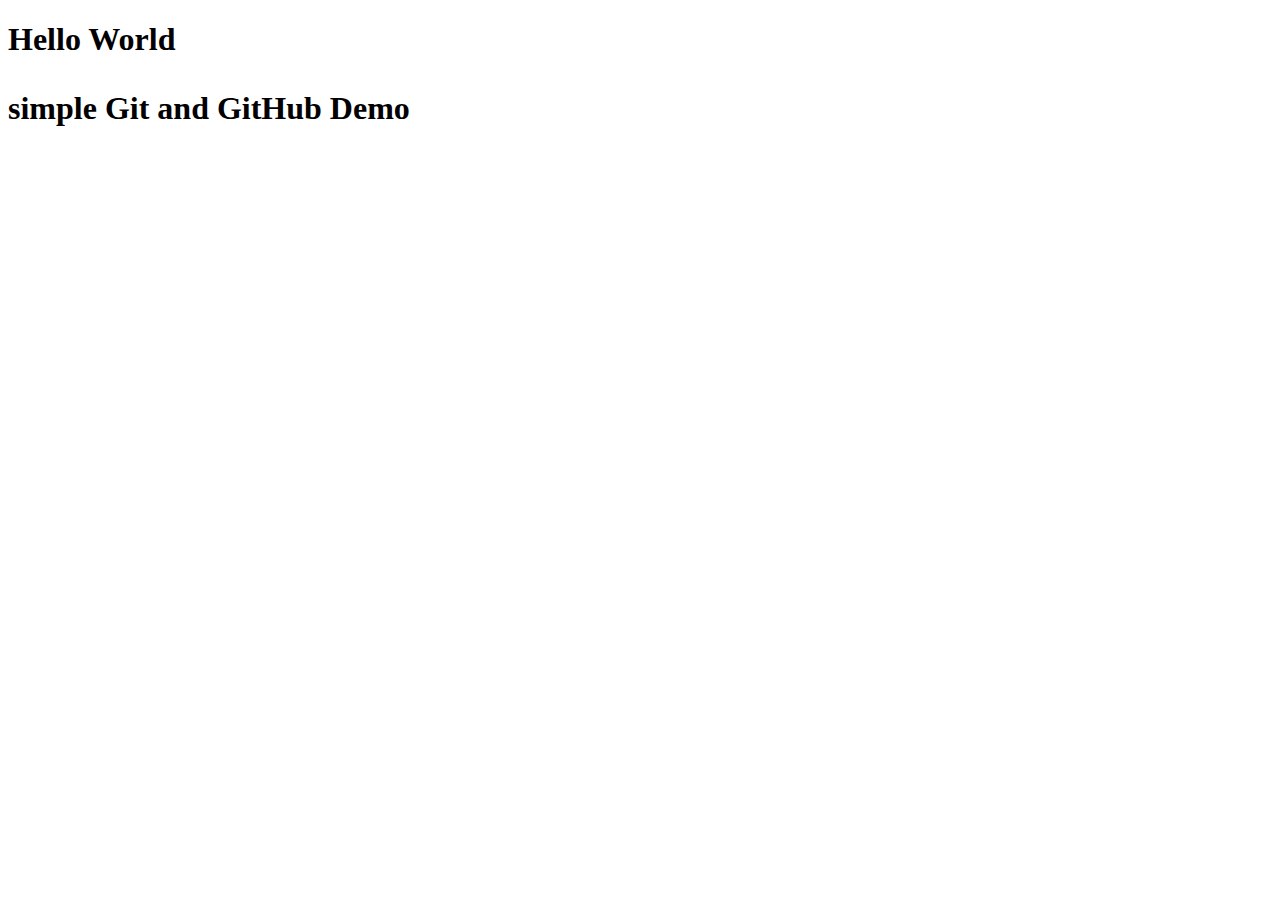
<file: index.html>
<!DOCTYPE html>
<html lang="en">
<head>
    <meta charset="UTF-8">
    <meta name="viewport" content="width=device-width, initial-scale=1.0">
    <title>Document</title>
</head>
<body>
    <h1>Hello World
    <p>simple Git and GitHub  Demo</p>
    </h1> 
</body>
</html>
</file>
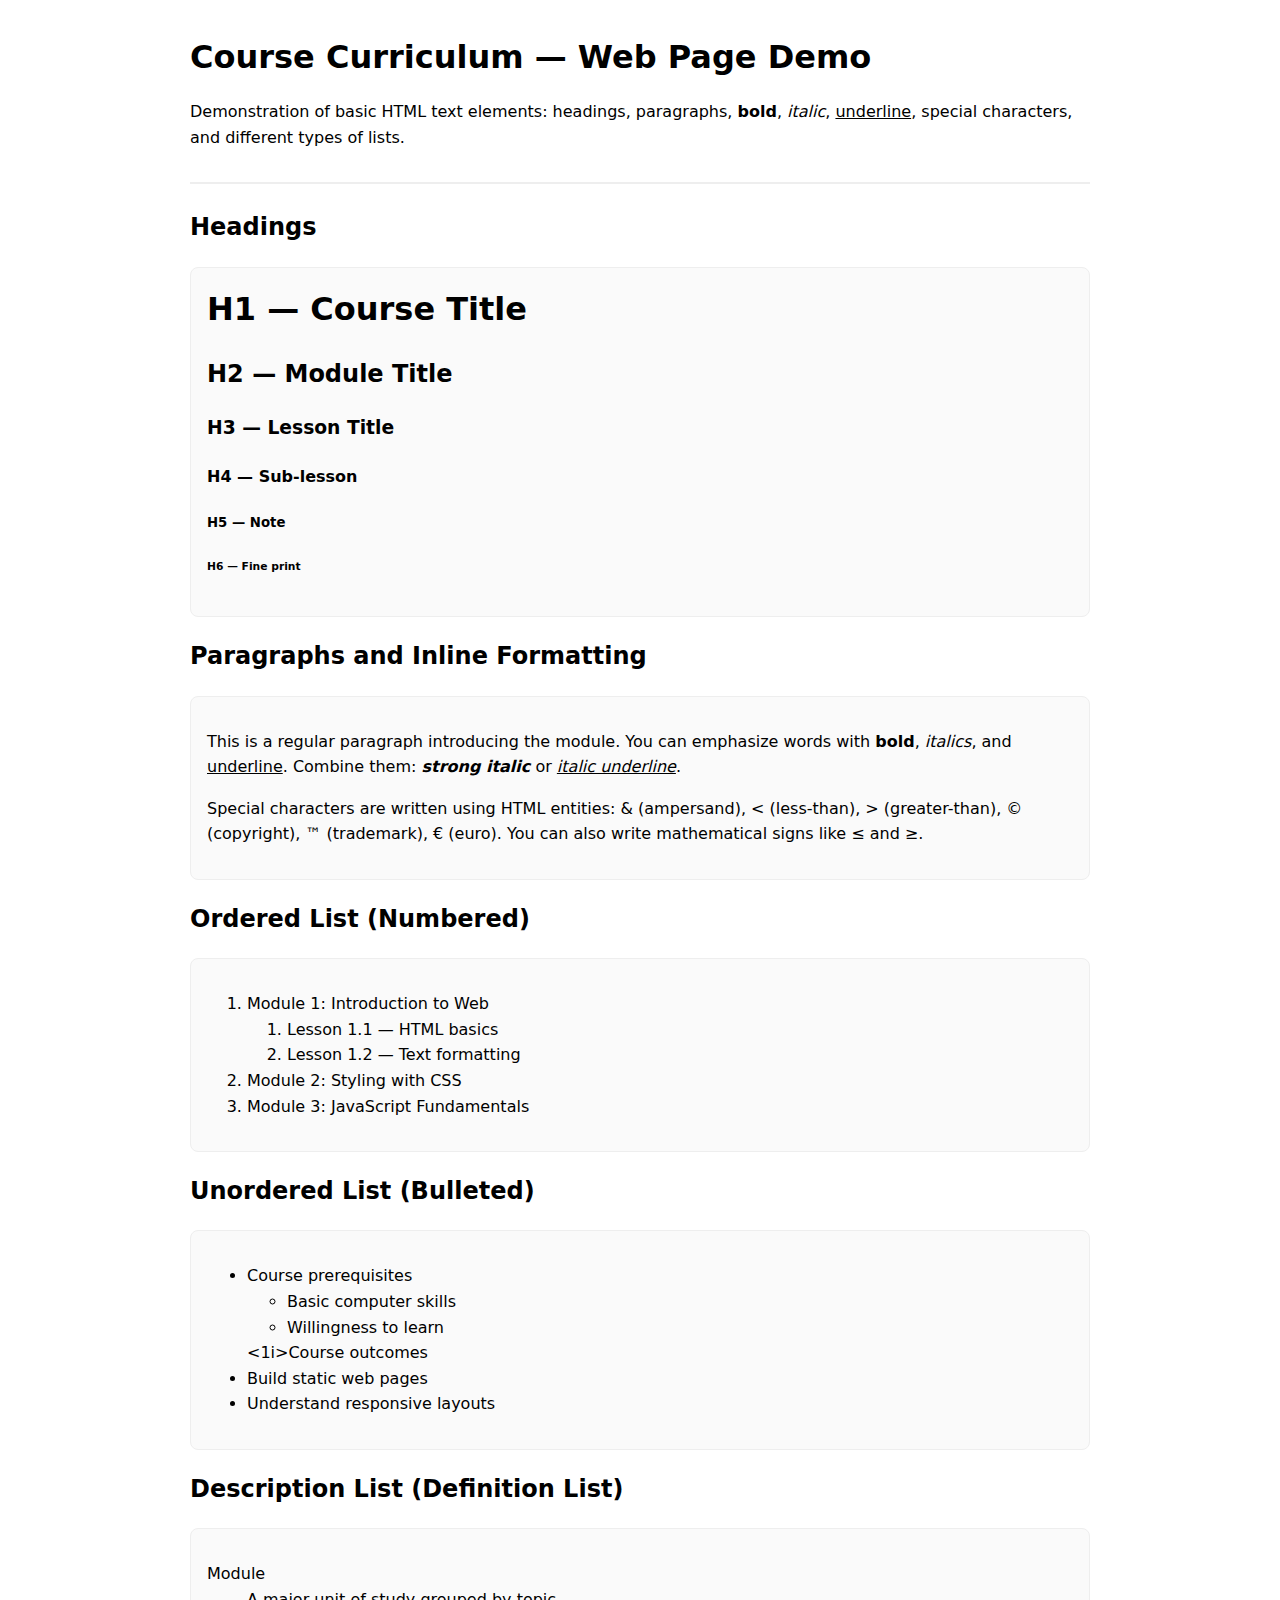
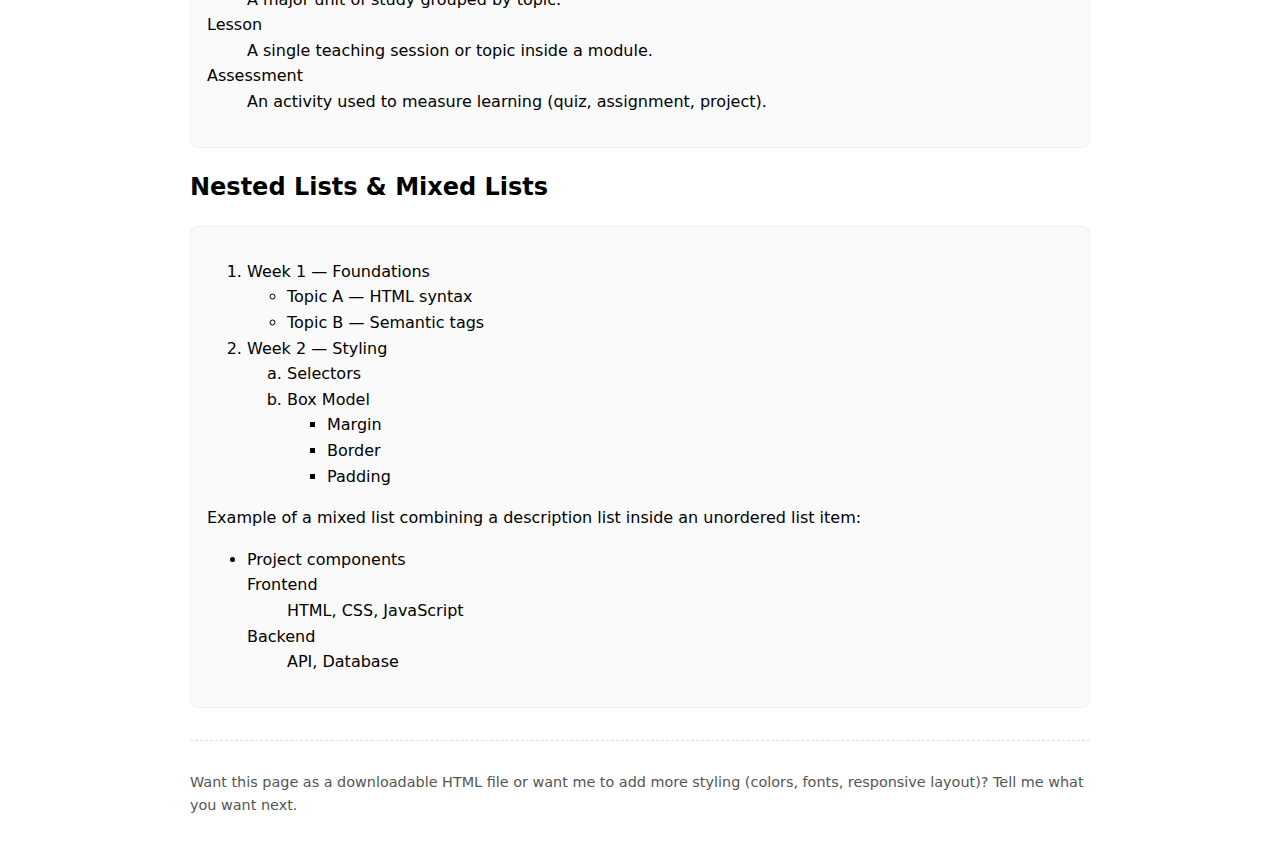
<file: midterm1solution_0633.html>
<!DOCTYPE html>
<html lang="en">
<head>
  <meta charset="utf-8">
  <meta name="viewport" content="width=device-width, initial-scale=1">
  <title>Course Curriculum — HTML Elements Demo</title>
  <style>
    body { font-family: system-ui, -apple-system, sans-serif; line-height: 1.6; padding: 2rem; max-width: 900px; margin: auto; }
    header { border-bottom: 2px solid #eee; padding-bottom: 1rem; margin-bottom: 1.5rem; }
    h1 { margin: 0 0 0.5rem 0; }
    .example { background:#fafafa; border:1px solid #eee; padding:1rem; margin:0.75rem 0; border-radius:8px; }
    code { background:#f4f4f4; padding:0.1rem 0.3rem; border-radius:4px; }
    footer { margin-top:2rem; border-top:1px dashed #ddd; padding-top:1rem; font-size:0.9rem; color:#555 }
  </style>
 </head>
<body>
    <header>
        <h1>Course Curriculum — Web Page Demo</h1>
    <p>Demonstration of basic HTML text elements: headings, paragraphs, <strong>bold</strong>, <em>italic</em>, <u>underline</u>, special characters, and different types of lists.</p>
  </header>

  <section>
    <h2>Headings</h2>
    <div class="example">
      <h1>H1 — Course Title</h1>
      <h2>H2 — Module Title</h2>
      <h3>H3 — Lesson Title</h3>
      <h4>H4 — Sub-lesson</h4>
      <h5>H5 — Note</h5>
      <h6>H6 — Fine print</h6>
    </div>
   </section>

</section>
  <h2>Paragraphs and Inline Formatting</h2>
  <div class="example">
      <p>This is a regular paragraph introducing the module. You can emphasize words with <strong>bold</strong>, <em>italics</em>, and <u>underline</u>. Combine them: <strong><em>strong italic</em></strong> or <em><u>italic underline</u></em>.</p>

      <p>Special characters are written using HTML entities: &amp; (ampersand), &lt; (less-than), &gt; (greater-than), © (copyright), ™ (trademark), € (euro). You can also write mathematical signs like ≤ and ≥.</p>
    </div>
  </section>

  <section>
    <h2>Ordered List (Numbered)</h2>
    <div class="example">
      <ol>
        <li>Module 1: Introduction to Web
          <ol>
            <li>Lesson 1.1 — HTML basics</li>
            <li>Lesson 1.2 — Text formatting</li>
          </ol>
        </li>
        <li>Module 2: Styling with CSS</li>
        <li>Module 3: JavaScript Fundamentals</li>
      </ol>
    </div>
  </section>

  <section>
    <h2>Unordered List (Bulleted)</h2>
    <div class="example">
      <ul>
        <li>Course prerequisites
          <ul>
            <li>Basic computer skills</li>
            <li>Willingness to learn</li>
          </ul>
        </li>
        <1i>Course outcomes
            <u1>
                <li>Build static web pages</li>
            <li>Understand responsive layouts</li>
          </ul>
        </li>
      </ul>
    </div>
  </section>

  <section>
    <h2>Description List (Definition List)</h2>
    <div class="example">
      <dl>
        <dt>Module</dt>
        <dd>A major unit of study grouped by topic.</dd>

        <dt>Lesson</dt>
        <dd>A single teaching session or topic inside a module.</dd>

        <dt>Assessment</dt>
        <dd>An activity used to measure learning (quiz, assignment, project).</dd>
      </dl>
    </div>
  </section>

  <section>
    <h2>Nested Lists & Mixed Lists</h2>
    <div class="example">
      <ol>
        <li>Week 1 — Foundations
          <ul>
            <li>Topic A — HTML syntax</li>
            <li>Topic B — Semantic tags</li>
          </ul>
        </li>
        <li>Week 2 — Styling
          <ol type="a">
            <li>Selectors</li>
            <li>Box Model
              <ul>
                <li>Margin</li>
                <li>Border</li>
                <li>Padding</li>
              </ul>
            </li>
          </ol>
        </li>
      </ol>

      <p>Example of a mixed list combining a description list inside an unordered list item:</p>
      <ul>
        <li>Project components
          <dl>
            <dt>Frontend</dt>
            <dd>HTML, CSS, JavaScript</dd>
            <dt>Backend</dt>
            <dd>API, Database</dd>
          </dl>
        </li>
      </ul>
    </div>
  </section>

  <footer>
    <p>Want this page as a downloadable HTML file or want me to add more styling (colors, fonts, responsive layout)? Tell me what you want next.</p>
  </footer>
</body>
</html>
</file>
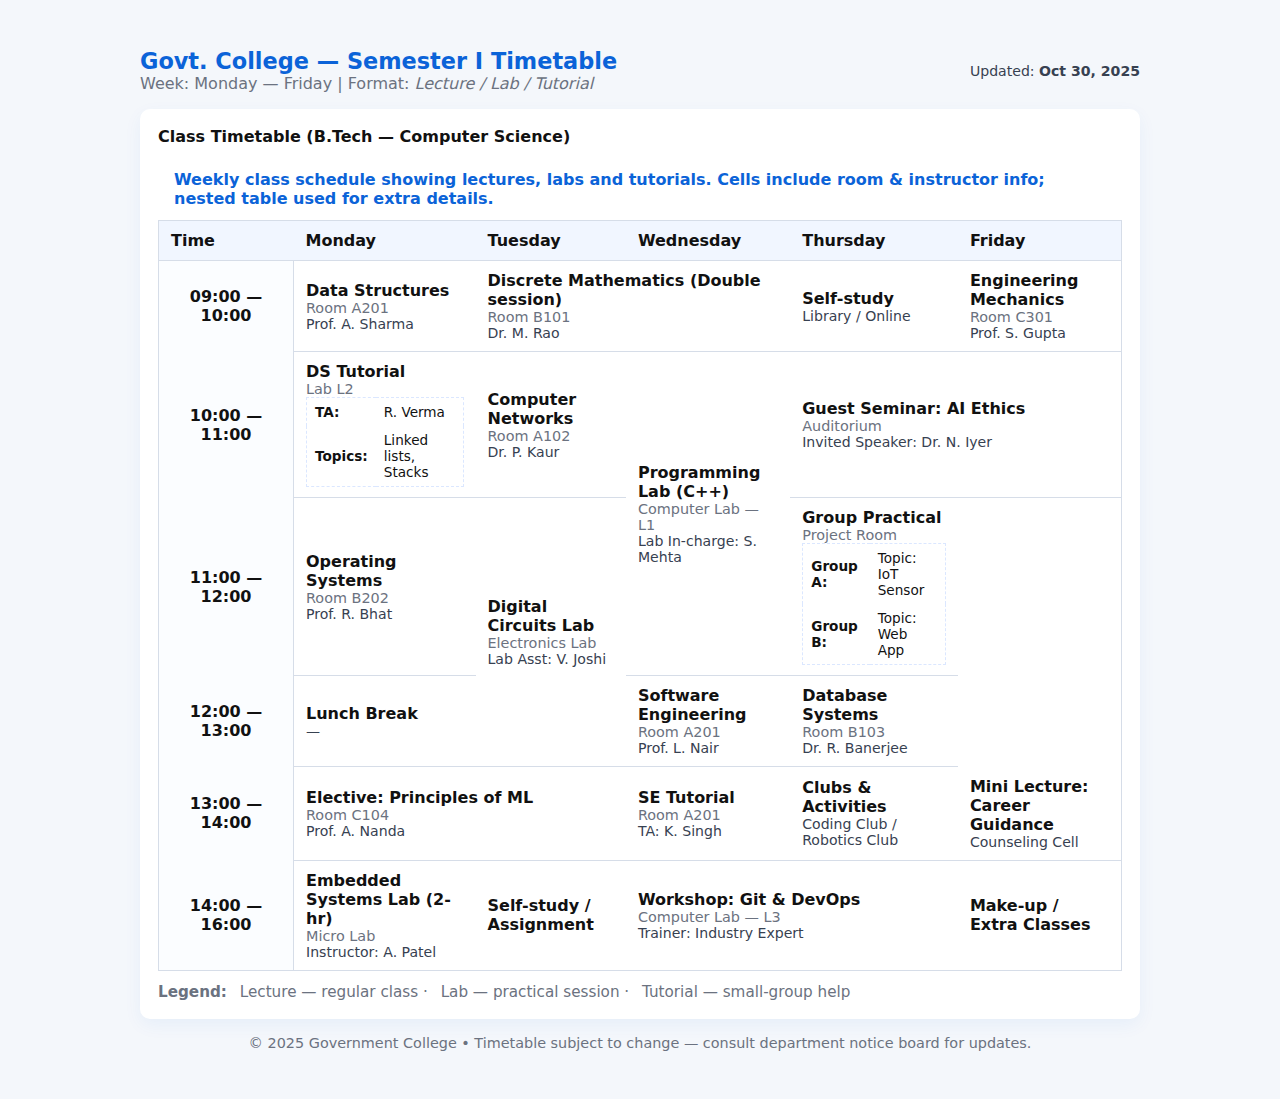
<file: midtermsoluttion_1200.html>
<!DOCTYPE html>
<html lang="en">
<head>
  <meta charset="utf-8" />
  <meta name="viewport" content="width=device-width,initial-scale=1" />
  <title>College Timetable — Semester I</title>
  <style>
    :root{
      --bg:#f4f7fb; --card:#ffffff; --accent:#0b63d8; --muted:#6b7280;
      --table-border: #d6dde8;
    }
    body{
      margin:0; font-family:system-ui,-apple-system,Segoe UI,Roboto,"Helvetica Neue",Arial;
      background:var(--bg); color:#111;
    }
    .wrap{max-width:1000px; margin:28px auto; padding:20px;}
    header{display:flex;align-items:center;justify-content:space-between;gap:1rem}
    h1{margin:0; font-size:1.4rem; color:var(--accent)}
    p.lead{margin:0;color:var(--muted)}
    .card{background:var(--card); padding:18px; border-radius:10px; box-shadow:0 6px 18px rgba(11,99,216,0.06); margin-top:16px}
    table{width:100%; border-collapse:collapse; border:1px solid var(--table-border);}
    caption{caption-side:top; text-align:left; padding:12px 16px; font-weight:600; color:var(--accent)}
    thead th{background:#f1f6ff; padding:10px 12px; text-align:left; font-weight:700; border-bottom:1px solid var(--table-border)}
    tbody th{padding:10px 12px; background:#fbfdff; border-right:1px solid var(--table-border)}
    td{padding:10px 12px; border-bottom:1px solid var(--table-border); vertical-align:middle}
    .time-col{width:110px}
    .subject{font-weight:600}
    .room{font-size:0.9rem; color:var(--muted)}
    .small{font-size:0.88rem; color:#374151}
    /* nested table style */
    .nested{width:100%; border:1px dashed #dbe7ff; border-radius:6px}
    .nested td, .nested th{padding:6px 8px; border:none; font-size:0.85rem}
    /* responsive */
    @media (max-width:780px){
      .wrap{padding:12px}
      table, thead, tbody, th, td, tr{display:block}
      thead{display:none}
      tr{margin-bottom:10px; border:1px solid var(--table-border); border-radius:8px; overflow:hidden}
      td{display:flex; justify-content:space-between; align-items:center}
      td::before{content:attr(data-label); flex:0 0 45%; padding-right:8px; color:var(--muted); font-weight:600}
      .time-col{width:auto}
    }
  </style>
</head>
<body>
  <div class="wrap">
    <header>
      <div>
        <h1>Govt. College — Semester I Timetable</h1>
        <p class="lead">Week: Monday — Friday | Format: <em>Lecture / Lab / Tutorial</em></p>
      </div>
      <div class="small">Updated: <strong>Oct 30, 2025</strong></div>
    </header>

    <div class="card" aria-labelledby="timetable-heading">
      <h2 id="timetable-heading" style="font-size:1rem;margin:0 0 12px 0">Class Timetable (B.Tech — Computer Science)</h2>

      <!-- Main timetable: days horizontally, time slots vertically -->
      <table role="table" aria-describedby="timetable-caption">
        <caption id="timetable-caption">Weekly class schedule showing lectures, labs and tutorials. Cells include room & instructor info; nested table used for extra details.</caption>
        <thead>
          <tr>
            <th class="time-col">Time</th>
            <th>Monday</th>
            <th>Tuesday</th>
            <th>Wednesday</th>
            <th>Thursday</th>
            <th>Friday</th>
          </tr>
        </thead>

        <tbody>
          <!-- 09:00 - 10:00 -->
          <tr>
            <th scope="row" class="time-col">09:00 — 10:00</th>

            <!-- Monday: Lecture -->
            <td data-label="Monday">
              <div class="subject">Data Structures</div>
              <div class="room">Room A201</div>
              <div class="small">Prof. A. Sharma</div>
            </td>

            <!-- Tuesday: Combined lecture (colspan across Tue+Wed) -->
            <td data-label="Tuesday" colspan="2">
              <div class="subject">Discrete Mathematics (Double session)</div>
              <div class="room">Room B101</div>
              <div class="small">Dr. M. Rao</div>
            </td>

            <!-- Thursday: Empty / Self-study -->
            <td data-label="Thursday">
              <div class="subject">Self-study</div>
              <div class="small">Library / Online</div>
            </td>

            <!-- Friday: Lecture -->
            <td data-label="Friday">
              <div class="subject">Engineering Mechanics</div>
              <div class="room">Room C301</div>
              <div class="small">Prof. S. Gupta</div>
            </td>
          </tr>

          <!-- 10:00 - 11:00 -->
          <tr>
            <th scope="row" class="time-col">10:00 — 11:00</th>

            <!-- Monday: Tutorial nested table (shows TA contact & topics) -->
            <td data-label="Monday">
              <div class="subject">DS Tutorial</div>
              <div class="room">Lab L2</div>
              <!-- nested table with details -->
              <table class="nested" aria-label="DS tutorial details">
                <tbody>
                  <tr><td><strong>TA:</strong></td><td>R. Verma</td></tr>
                  <tr><td><strong>Topics:</strong></td><td>Linked lists, Stacks</td></tr>
                </tbody>
              </table>
            </td>

            <!-- Tuesday: Lecture -->
            <td data-label="Tuesday">
              <div class="subject">Computer Networks</div>
              <div class="room">Room A102</div>
              <div class="small">Dr. P. Kaur</div>
            </td>

            <!-- Wednesday: Lecture (this cell is part of prior colspan, so skipped) -->
            <!-- Thursday: Lab spans 2 hours (rowspan) -->
            <td data-label="Thursday" rowspan="2">
              <div class="subject">Programming Lab (C++)</div>
              <div class="room">Computer Lab — L1</div>
              <div class="small">Lab In-charge: S. Mehta</div>
            </td>

            <!-- Friday: Seminar (colspan across 11-12 and 12-01) -->
            <td data-label="Friday" colspan="2">
              <div class="subject">Guest Seminar: AI Ethics</div>
              <div class="room">Auditorium</div>
              <div class="small">Invited Speaker: Dr. N. Iyer</div>
            </td>
          </tr>

          <!-- 11:00 - 12:00 -->
          <tr>
            <th scope="row" class="time-col">11:00 — 12:00</th>

            <!-- Monday: Lecture -->
            <td data-label="Monday">
              <div class="subject">Operating Systems</div>
              <div class="room">Room B202</div>
              <div class="small">Prof. R. Bhat</div>
            </td>

            <!-- Tuesday: Lab (rowspan for 2 hours: 11-1) -->
            <td data-label="Tuesday" rowspan="2">
              <div class="subject">Digital Circuits Lab</div>
              <div class="room">Electronics Lab</div>
              <div class="small">Lab Asst: V. Joshi</div>
            </td>

            <!-- Wednesday: Practical slot (nested table with group info) -->
            <td data-label="Wednesday">
              <div class="subject">Group Practical</div>
              <div class="room">Project Room</div>
              <table class="nested" aria-label="Group practical details">
                <tbody>
                  <tr><td><strong>Group A:</strong></td><td>Topic: IoT Sensor</td></tr>
                  <tr><td><strong>Group B:</strong></td><td>Topic: Web App</td></tr>
                </tbody>
              </table>
            </td>

            <!-- Thursday: (occupied by Programming Lab rowspan) skipped -->
            <!-- Friday: (occupied by Seminar colspan earlier) skipped -->
          </tr>

          <!-- 12:00 - 13:00 -->
          <tr>
            <th scope="row" class="time-col">12:00 — 13:00</th>

            <!-- Monday: Break / Lunch -->
            <td data-label="Monday">
              <div class="subject">Lunch Break</div>
              <div class="small">—</div>
            </td>

            <!-- Tuesday: (occupied by Digital Circuits Lab rowspan) skipped -->
            <!-- Wednesday: Lecture -->
            <td data-label="Wednesday">
              <div class="subject">Software Engineering</div>
              <div class="room">Room A201</div>
              <div class="small">Prof. L. Nair</div>
            </td>

            <!-- Thursday: Lecture -->
            <td data-label="Thursday">
              <div class="subject">Database Systems</div>
              <div class="room">Room B103</div>
              <div class="small">Dr. R. Banerjee</div>
            </td>

            <!-- Friday: (seminar still continuing hence this cell is skipped) -->
          </tr>

          <!-- 13:00 - 14:00 -->
          <tr>
            <th scope="row" class="time-col">13:00 — 14:00</th>

            <!-- Monday: Elective (colspan across Mon+Tue) -->
            <td data-label="Monday" colspan="2">
              <div class="subject">Elective: Principles of ML</div>
              <div class="room">Room C104</div>
              <div class="small">Prof. A. Nanda</div>
            </td>

            <!-- Wednesday: Tutorial -->
            <td data-label="Wednesday">
              <div class="subject">SE Tutorial</div>
              <div class="room">Room A201</div>
              <div class="small">TA: K. Singh</div>
            </td>

            <!-- Thursday: Free / Clubs -->
            <td data-label="Thursday">
              <div class="subject">Clubs & Activities</div>
              <div class="small">Coding Club / Robotics Club</div>
            </td>

            <!-- Friday: Short Lecture -->
            <td data-label="Friday">
              <div class="subject">Mini Lecture: Career Guidance</div>
              <div class="small">Counseling Cell</div>
            </td>
          </tr>

          <!-- 14:00 - 16:00 Double block example -->
          <tr>
            <th scope="row" class="time-col">14:00 — 16:00</th>

            <!-- Monday: Lab double (rowspan across two hours but here single row representing two-hour slot) -->
            <td data-label="Monday">
              <div class="subject">Embedded Systems Lab (2-hr)</div>
              <div class="room">Micro Lab</div>
              <div class="small">Instructor: A. Patel</div>
            </td>

            <!-- Tuesday: Free -->
            <td data-label="Tuesday">
              <div class="subject">Self-study / Assignment</div>
            </td>

            <!-- Wednesday: Workshop (colspan across Wed+Thu for 2-hrs each) -->
            <td data-label="Wednesday" colspan="2">
              <div class="subject">Workshop: Git & DevOps</div>
              <div class="room">Computer Lab — L3</div>
              <div class="small">Trainer: Industry Expert</div>
            </td>

            <!-- Friday: Make-up classes -->
            <td data-label="Friday">
              <div class="subject">Make-up / Extra Classes</div>
            </td>
          </tr>

        </tbody>
      </table>

      <!-- Legend -->
      <div style="margin-top:12px; font-size:0.95rem; color:var(--muted)">
        <strong>Legend:</strong> <span style="margin-left:8px">Lecture — regular class</span> · <span style="margin-left:8px">Lab — practical session</span> · <span style="margin-left:8px">Tutorial — small-group help</span>
      </div>
    </div>

    <!-- small footer -->
    <footer style="text-align:center; margin-top:16px; color:var(--muted); font-size:0.9rem">
      © 2025 Government College • Timetable subject to change — consult department notice board for updates.
    </footer>
  </div>
</body>
</html>
</file>
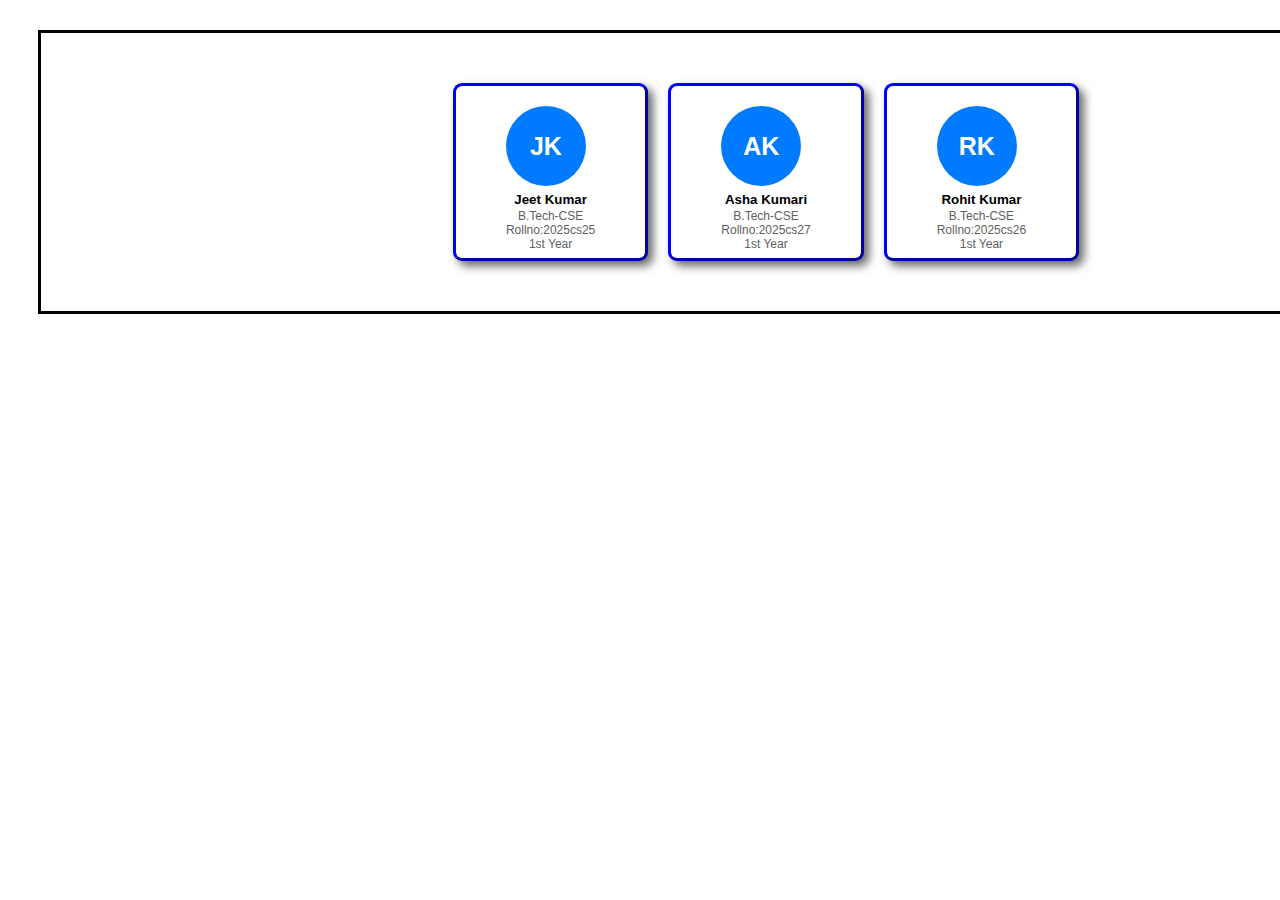
<file: project8.html>
<!DOCTYPE html>
<html lang="en">
<head>
    <meta charset="UTF-8">
    <meta name="viewport" content="width=device-width, initial-scale=1.0">
    <title>Document</title>
    <link rel="stylesheet" href="style.css">
    </head>
  <body>
    <table>
        <div id="container">
      <div id="jeeta">
        <button id="jeet">
        <div id="circle">JK</div>
          <p id="name">Jeet Kumar</p>
          <p id="info">B.Tech-CSE</p>
          <p id="info">Rollno:2025cs25</p>
          <p id="info">1st Year</p>
        </button>
      </div>
      <div id="ashaa">
        <button id="Asha">
            <div id="circle">AK</div>
          <p id="name">Asha Kumari</p>
          <p id="info">B.Tech-CSE</p>
          <p id="info">Rollno:2025cs27</p>
          <p id="info">1st Year</p>
        </button>
      </div>
      <div id="rohita">
        <button id="Rohit">
            <div id="circle">RK</div>
          <p id="name">Rohit Kumar</p>
          <p id="info">B.Tech-CSE</p>
          <p id="info">Rollno:2025cs26</p>
          <p id="info">1st Year</p>
        </button>
      </div>
    </div>
</file>
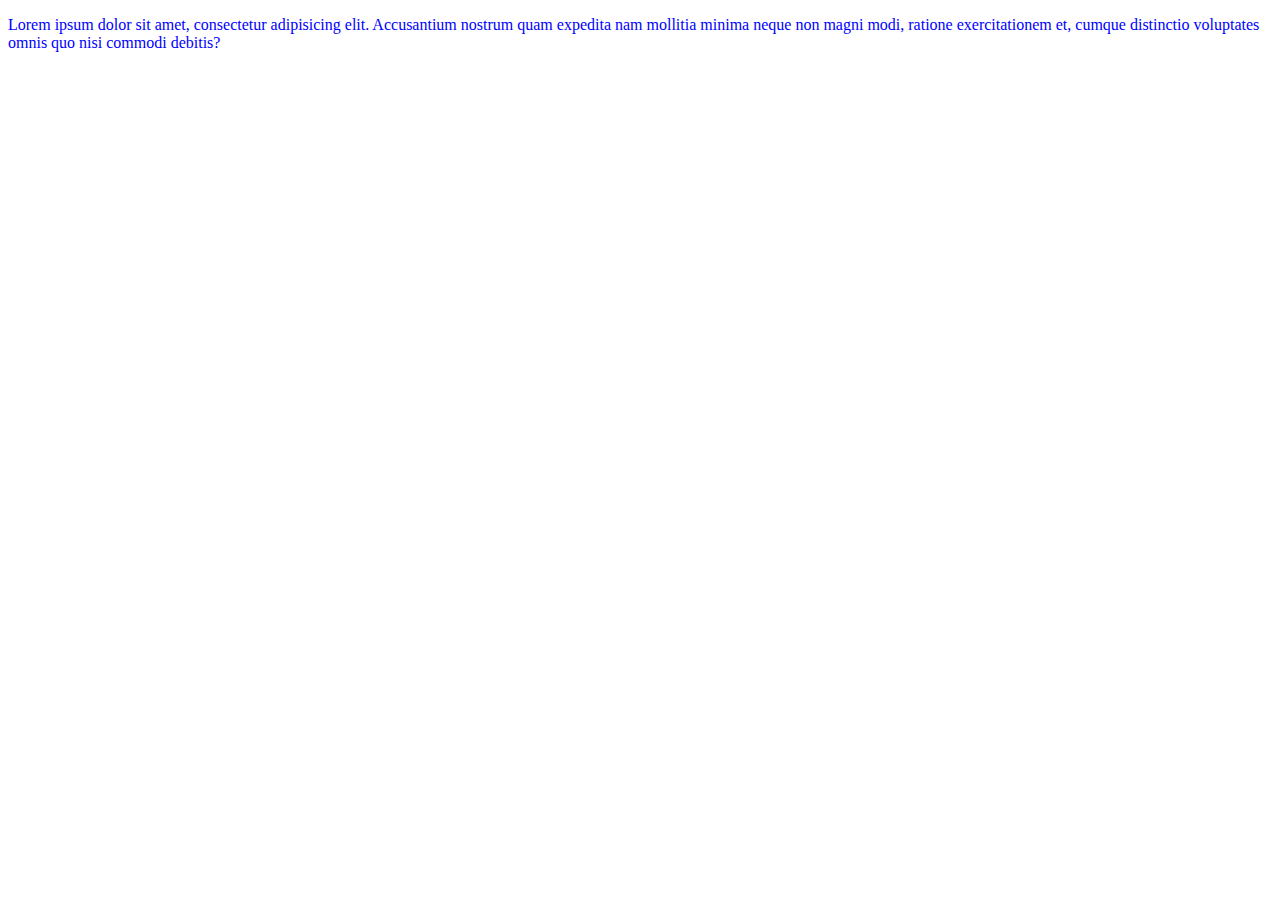
<file: style.html>
<!DOCTYPE html>
<html lang="en">
<head>
    <meta charset="UTF-8">
    <meta name="viewport" content="width=device-width, initial-scale=1.0">
    <title>Document</title> 
    <style>
        .box{
            color:black:background-color:blueviolet;font-size:15px;line-height: 10px
        }
        #graph{
            color:antiquewhite(98,9898,0.7)line-height: 15px; background-image: url(https://encrypted-tbn0.gstatic.com/images?q=tbn:ANd9GcTCtsnVJL6eK9CJq-nwBt96utfIcyspIaAC3w&s)
        }
        h5,p{
            color:blue
        }
    </style   
</head>
<body>
    <p id="box">Lorem ipsum dolor sit amet, consectetur adipisicing elit. Accusantium nostrum quam expedita nam mollitia minima neque non magni modi, ratione exercitationem et, cumque distinctio voluptates omnis quo nisi commodi debitis?</p>
    <p 
</body>
</html>
</file>
<file: style.css>
#container{
    width: 1350px;
    display: flex;
    margin-left: 30px;
    margin-top: 30px;
    border: 3px solid black;
    padding: 50px;
    justify-content: center;
    
}
#ashaa{
    margin-left: 20px;
}
#rohita{
    margin-left: 20px;
}
button{
    padding-left: 50px;
    padding-right: 50px;
    background-color: white;
    color: black;
    border-radius: 1px;
    border-color: blue;
    border-width: 3px;
    padding-top: 20px;
    border-radius: 9px;
    line-height: 2px;
    box-shadow: 5px 5px 10px rgba(0, 0, 0, 0.6);
}
#name{
    font-weight: bold;
}
#info{
    font-size: 12px;
    color: rgb(96, 96, 96);
}
table{
    border-color: black;
    border-width: 4px;
}
#circle {
    width: 80px;
    height: 80px;
    background-color: #007bff;
    color: white;
    font-size: 25px;
    font-weight: bold;
    display: flex;
    align-items: center;
    justify-content: center;
    border-radius: 90px;
    vertical-align: top;
}
</file>
